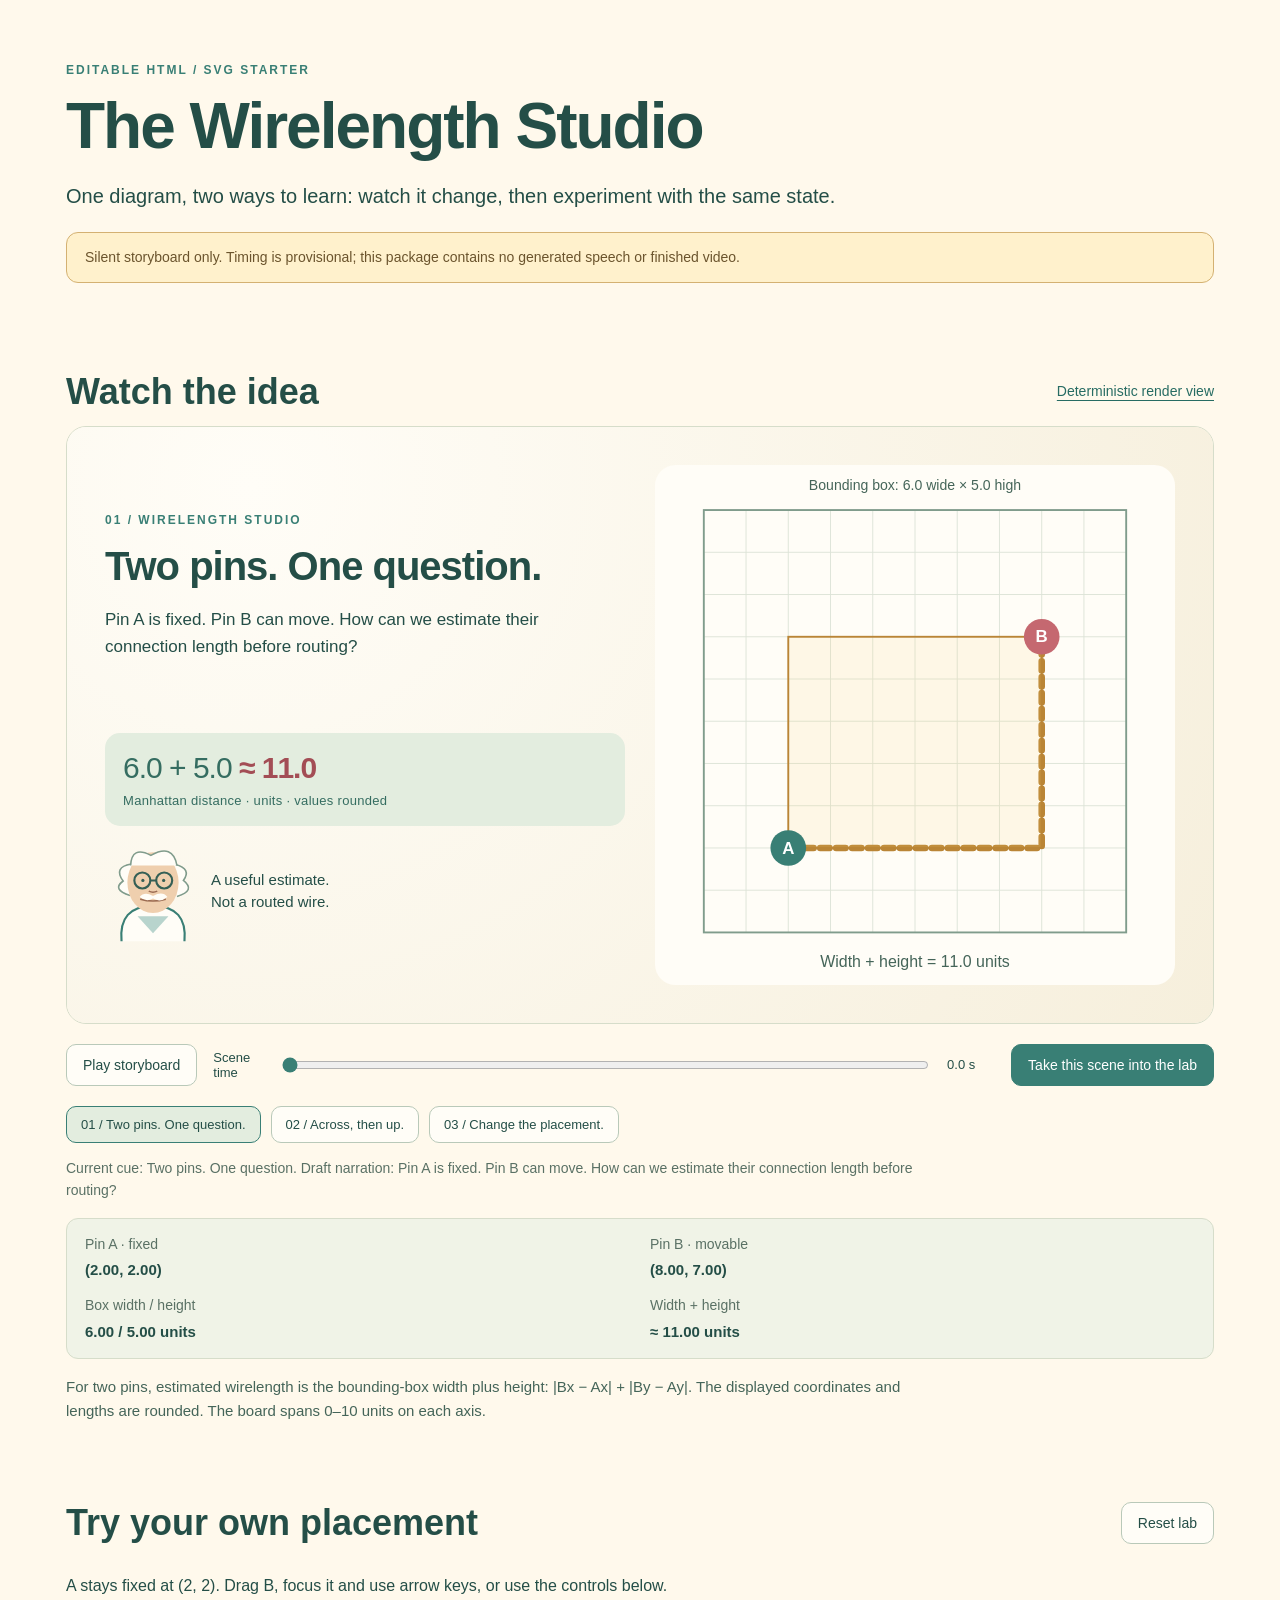
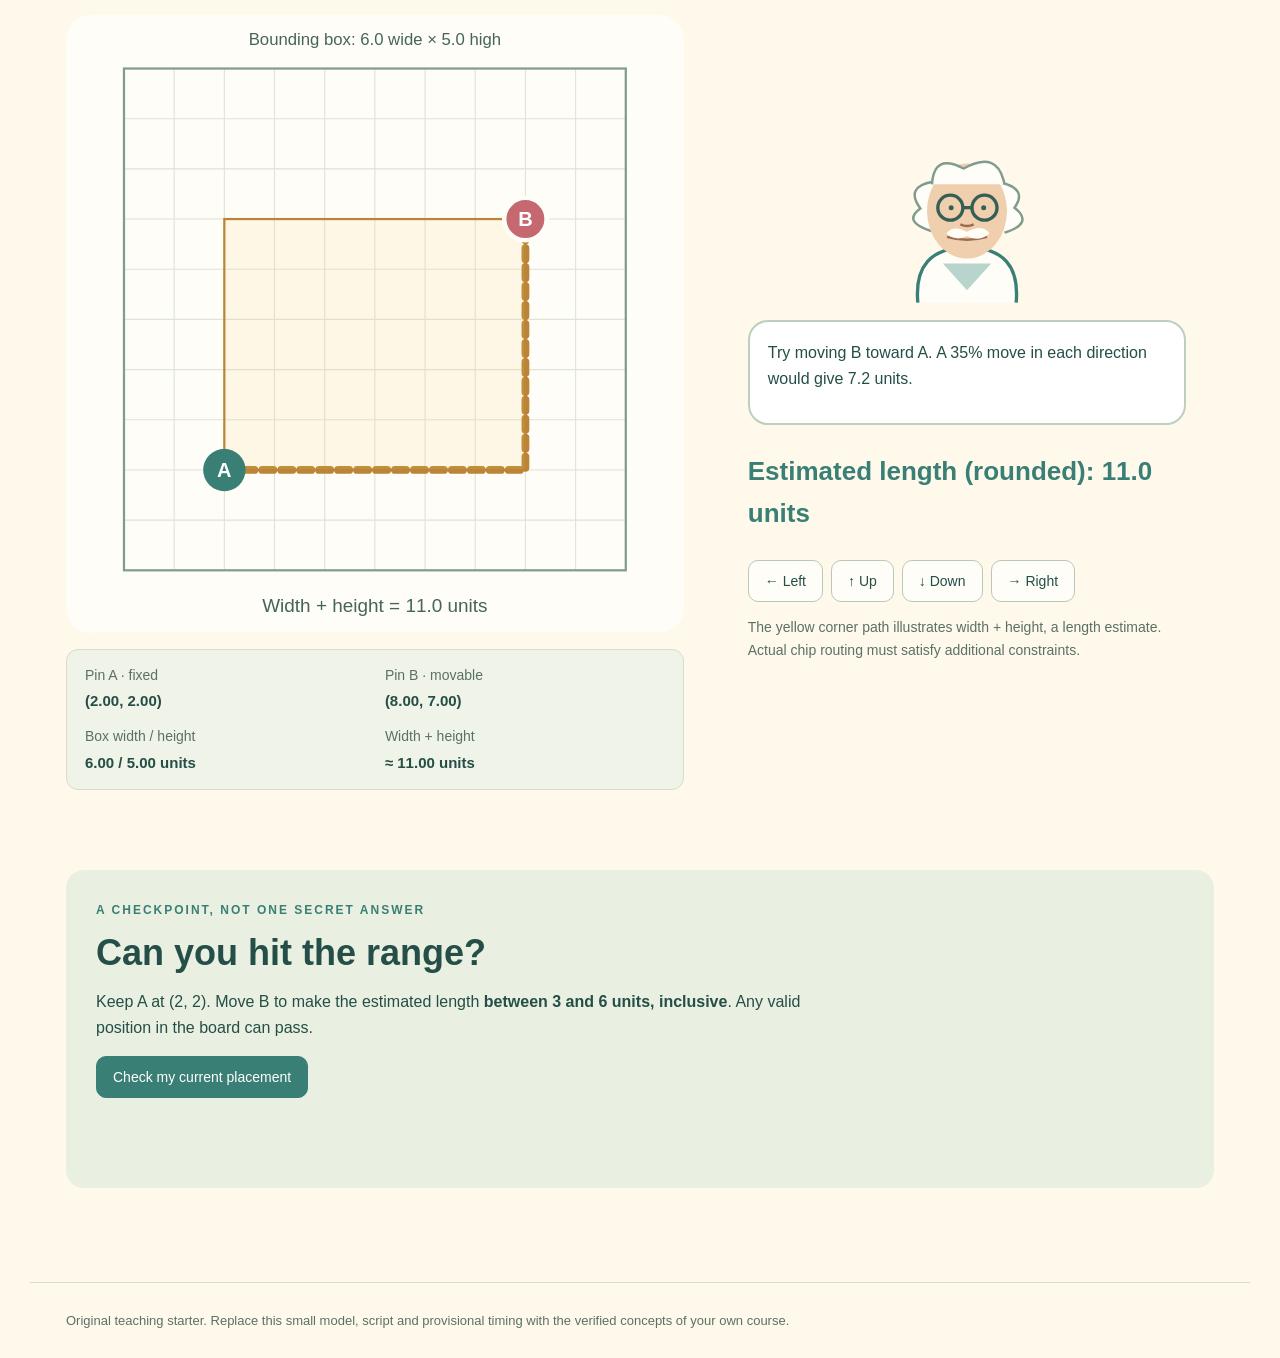
<file: vlsi-html-course-studio/assets/starter/index.html>
<!doctype html>
<html lang="en"><head><meta charset="utf-8"><meta name="viewport" content="width=device-width,initial-scale=1"><title>The Wirelength Studio · starter</title><link rel="stylesheet" href="styles.css"></head>
<body><div id="file-warning" hidden>Open this project through a local HTTP server. The storyboard needs JavaScript modules and JSON; file:// is unsupported.</div><script>if(location.protocol==='file:')document.getElementById('file-warning').hidden=false;</script>
<header><span class="eyebrow">EDITABLE HTML / SVG STARTER</span><h1 id="course-title">The Wirelength Studio</h1><p class="intro">One diagram, two ways to learn: watch it change, then experiment with the same state.</p><p class="status">Silent storyboard only. Timing is provisional; this package contains no generated speech or finished video.</p></header>
<main><section aria-labelledby="watch-title"><div class="section-heading"><h2 id="watch-title">Watch the idea</h2><a href="render.html">Deterministic render view</a></div><div id="film-frame"></div><div class="play-controls"><button id="play" type="button">Play storyboard</button><label class="scrub">Scene time <input id="seek" type="range" min="0" max="32" step="0.01" value="0"></label><output id="time">0.0 s</output><button id="transfer" type="button">Take this scene into the lab</button></div><nav id="chapters" aria-label="Storyboard chapters"></nav><p id="spoken-text"></p><div id="film-readout" class="numerical-readout" aria-label="Current storyboard coordinates and measurements"></div><p class="model-definition">For two pins, estimated wirelength is the bounding-box width plus height: |Bx − Ax| + |By − Ay|. The displayed coordinates and lengths are rounded. The board spans 0–10 units on each axis.</p></section>
<section id="lab" aria-labelledby="lab-title"><div class="section-heading"><h2 id="lab-title">Try your own placement</h2><button id="reset" type="button">Reset lab</button></div><p id="transfer-status">A stays fixed at (2, 2). Drag B, focus it and use arrow keys, or use the controls below.</p><div class="lab-grid"><div><div id="lab-board"></div><div id="lab-readout" class="numerical-readout" aria-label="Current laboratory coordinates and measurements"></div></div><aside><div class="companion" id="companion"></div><p id="mentor" class="bubble" aria-live="polite"></p><p id="score" class="score"></p><div class="nudges" aria-label="Move pin B"><button data-dx="-0.5" data-dy="0">← Left</button><button data-dx="0" data-dy="0.5">↑ Up</button><button data-dx="0" data-dy="-0.5">↓ Down</button><button data-dx="0.5" data-dy="0">→ Right</button></div><p class="small">The yellow corner path illustrates width + height, a length estimate. Actual chip routing must satisfy additional constraints.</p></aside></div></section>
<section class="exercise" aria-labelledby="exercise-title"><span class="eyebrow">A CHECKPOINT, NOT ONE SECRET ANSWER</span><h2 id="exercise-title">Can you hit the range?</h2><p>Keep A at (2, 2). Move B to make the estimated length <strong>between 3 and 6 units, inclusive</strong>. Any valid position in the board can pass.</p><button id="check" type="button">Check my current placement</button><p id="feedback" role="status"></p></section></main>
<footer>Original teaching starter. Replace this small model, script and provisional timing with the verified concepts of your own course.</footer><script type="module" src="app.js"></script></body></html>
</file>
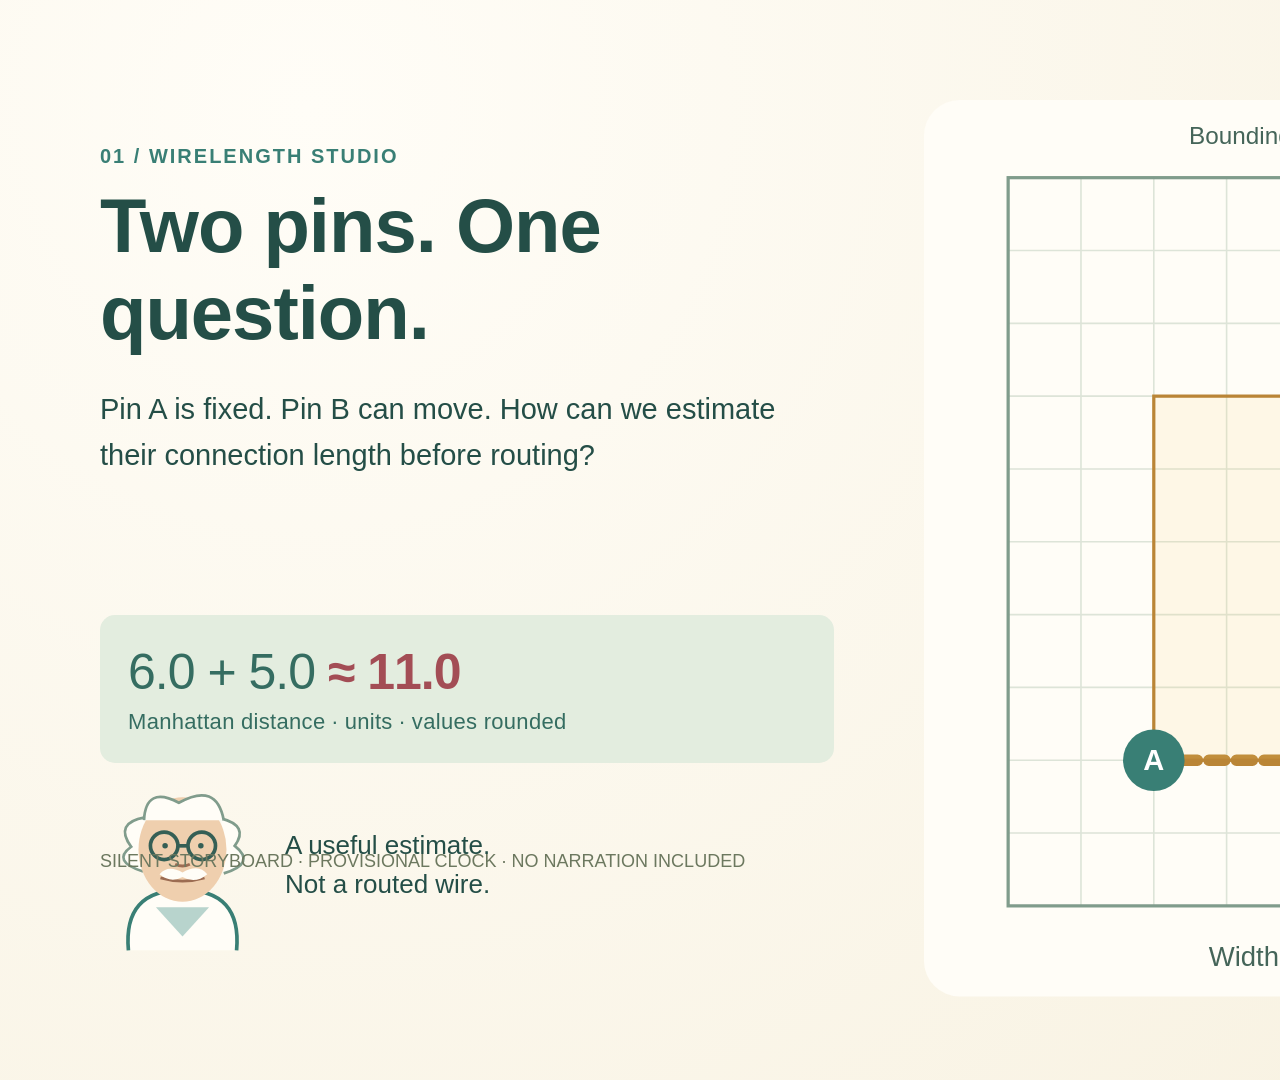
<file: vlsi-html-course-studio/assets/starter/render.html>
<!doctype html><html lang="en"><head><meta charset="utf-8"><title>Deterministic storyboard renderer</title><link rel="stylesheet" href="styles.css"></head><body class="render-page"><div id="render-frame"></div><div class="render-notice">SILENT STORYBOARD · PROVISIONAL CLOCK · NO NARRATION INCLUDED</div><script type="module">
import {Scene} from './scene.js';
import {stateAt} from './timeline.js';
async function data(path) { const response = await fetch(path); if (!response.ok) throw new Error(`Missing ${path}`); return response.json(); }
const [script, clock] = await Promise.all([data('content/script.json'), data('content/demo-clock.json')]);
window.clock = clock; window.script = script;
window.renderAt = time => { const state = stateAt(time, clock, script); document.querySelector('#render-frame').innerHTML = Scene(state); return state; };
await document.fonts.ready;
window.renderAt(Number(new URLSearchParams(location.search).get('t') || 0));
window.ready = true;
</script></body></html>
</file>
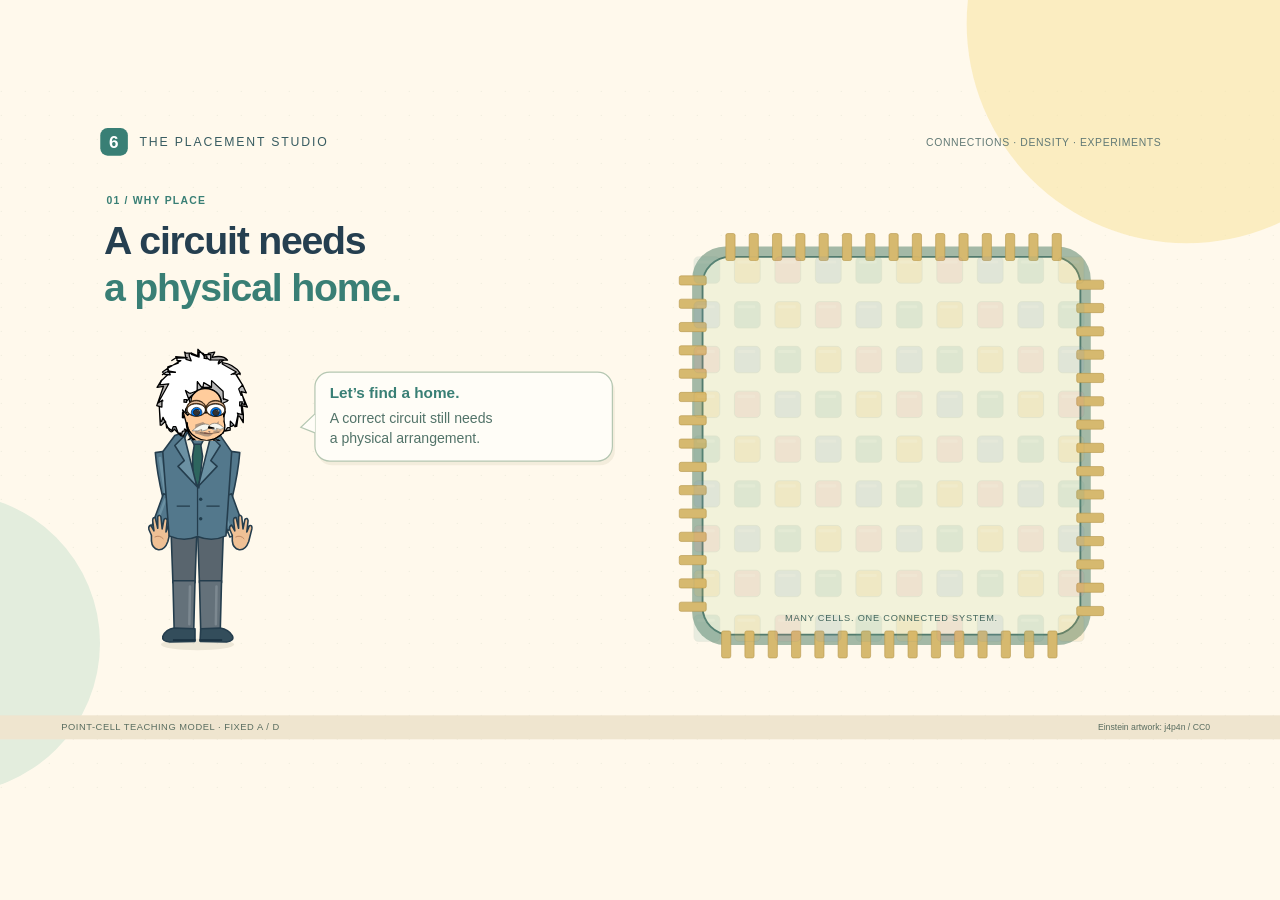
<file: vlsi-html-course-studio/assets/placement-lesson06-source/course/render.html>
<!doctype html><html><head><meta charset="utf-8"><title>Placement Lesson 06 · deterministic scene renderer</title><style>html,body{margin:0;background:#fff9ec;width:100%;height:100%;overflow:hidden}#frame{width:100vw;height:100vh}.teaching-scene{width:100%;height:100%;display:block}</style></head><body><div id="frame"></div><script type="module">
import{Scene}from'./scene.js';import{stateAt}from'./timeline.js';
const params=new URLSearchParams(location.search),voice=params.get('voice')||'en_gb';
const script=await fetch('content/script.json').then(r=>r.json());
const response=await fetch(`media/timings/${voice}.json`);if(!response.ok)throw new Error('Measured voice timeline not available.');
const clock=await response.json();window.clock=clock;window.script=script;
window.renderAt=t=>{const state=stateAt(t,clock,script);document.querySelector('#frame').innerHTML=Scene(state);return state};
window.renderCue=(id,progress=0)=>{const cue=clock.segments.find(s=>s.id===id);if(!cue)throw new Error('Unknown cue '+id);return window.renderAt(cue.start+(cue.sceneEnd-cue.start)*progress)};
await document.fonts.ready;window.renderAt(Number(params.get('t')||0));window.ready=true;
if(params.has('preview')){const bar=document.createElement('div');bar.style='position:fixed;bottom:12px;left:4%;width:92%;box-sizing:border-box;background:#fffdf5ee;border:1px solid #9aaf9d;padding:10px;display:flex;gap:12px;align-items:center;color:#355f55;font:14px Segoe UI;border-radius:12px';bar.innerHTML='<button>Play / pause</button><input type="range" min="0" max="'+clock.duration+'" step="0.01" value="0" style="flex:1"><span>0.00 s</span><a href="index.html">Back to lesson</a>';document.body.append(bar);let playing=false,last=0,t=0;const slider=bar.querySelector('input');function set(v){t=Number(v);window.renderAt(t);slider.value=t;bar.querySelector('span').textContent=t.toFixed(2)+' s'}slider.oninput=()=>{playing=false;set(slider.value)};bar.querySelector('button').onclick=()=>playing=!playing;function tick(now){if(playing)set((t+(now-last)/1000)%clock.duration);last=now;requestAnimationFrame(tick)}requestAnimationFrame(tick)}
</script></body></html>
</file>
<file: vlsi-html-course-studio/assets/starter/styles.css>
:root{font-family:Arial,Helvetica,sans-serif;color:#244e47;background:#fff9ec;font-synthesis:none;--green:#397f75;--coral:#c56870}*{box-sizing:border-box}body{margin:0}header,main,footer{max-width:1220px;margin:auto;padding:30px 36px}header{padding-top:60px}h1{font-size:clamp(34px,5vw,64px);line-height:1.05;margin:15px 0 20px;letter-spacing:-2px}h2{font-size:clamp(25px,3vw,36px);line-height:1.15;margin:14px 0}p{line-height:1.6}.intro{font-size:20px;max-width:780px}.eyebrow{font-size:12px;font-weight:700;letter-spacing:2px;color:var(--green)}.status,#file-warning{padding:13px 18px;border:1px solid #d4b172;background:#fff1cc;border-radius:12px;color:#6b542d;font-size:14px}#file-warning{margin:16px}a{color:#276c63;text-underline-offset:4px}section{scroll-margin-top:20px}main>section{margin-bottom:64px}.section-heading{display:flex;align-items:center;justify-content:space-between;gap:16px}.section-heading a{font-size:14px}button{font:inherit;font-size:14px;border:1px solid #b9c9b9;background:#fffdf7;color:#244e47;border-radius:10px;padding:12px 16px;cursor:pointer}button:hover{background:#e7eee0}button:focus-visible,a:focus-visible,.pin:focus-visible,input:focus-visible{outline:3px solid #6987bf;outline-offset:4px}#transfer,#check{background:var(--green);color:white;border-color:var(--green)}#film-frame{border:1px solid #d6ddca;border-radius:20px;overflow:hidden;background:#f6efdc}.scene{display:grid;grid-template-columns:1fr 1fr;gap:30px;padding:38px;align-items:center;min-height:560px;background:radial-gradient(circle at 16% 10%,#fffdf7,#f6efdc);font-size:18px}.scene-copy h2{font-size:40px;letter-spacing:-1px}.scene-copy>p{font-size:17px;min-height:110px;line-height:1.6}.scene-board{min-width:0}.shared-board{width:100%;display:block;font-family:Arial,Helvetica,sans-serif}.formula{background:#e3eddf;padding:18px;border-radius:15px;font-size:30px;letter-spacing:-1px;color:#356d61}.formula strong{color:#a34d55}.formula small{display:block;font-size:13px;letter-spacing:.3px;margin-top:8px}.scene-guide{display:flex;align-items:center;gap:10px;margin-top:15px;font-size:15px;line-height:1.5}.scene-guide svg{width:96px;max-height:102px}.play-controls{display:flex;gap:16px;align-items:center;flex-wrap:wrap;margin:20px 0}.scrub{flex:1;display:flex;gap:8px;align-items:center;font-size:13px;min-width:180px}.scrub input{width:100%;accent-color:var(--green)}output{font-variant-numeric:tabular-nums;font-size:13px;min-width:48px}nav{display:flex;gap:10px;flex-wrap:wrap}nav button{font-size:13px;padding:10px 14px}nav button[aria-current="step"]{background:#e3eddf;border-color:var(--green)}#spoken-text{font-size:14px;max-width:900px;color:#5a7165}.lab-grid{display:grid;grid-template-columns:minmax(0,1fr) minmax(260px,.8fr);gap:36px;align-items:center}.lab-grid aside{padding:18px 28px}.companion{max-width:150px;margin:0 auto -4px}.bubble{background:white;border:2px solid #bdcfc0;border-radius:20px;padding:18px;position:relative;min-height:105px;font-size:16px}.score{font-size:26px;font-weight:700;color:var(--green)}.nudges{display:flex;gap:8px;flex-wrap:wrap}.small{font-size:13px;color:#5a7165}.movable{cursor:grab;touch-action:none}.movable circle{stroke:#fffdf7;stroke-width:4}.movable:focus circle{stroke:#6987bf;stroke-width:5}.exercise{background:#eaf0e1;padding:30px;border-radius:18px}.exercise p{max-width:760px}footer{font-size:13px;border-top:1px solid #d6ddca;color:#5a7165}#feedback{min-height:28px}#lab-board{touch-action:none}body.render-page{width:1920px;height:1080px;overflow:hidden;background:#fff9ec}body.render-page #render-frame{width:1920px;height:1080px}body.render-page .scene{height:1080px;padding:100px;gap:90px;grid-template-columns:.9fr 1.1fr}body.render-page .scene-copy h2{font-size:76px}body.render-page .scene-copy>p{font-size:29px;min-height:200px}body.render-page .eyebrow{font-size:20px}body.render-page .formula{font-size:50px;padding:28px}body.render-page .formula small{font-size:22px}body.render-page .scene-guide{font-size:26px;gap:20px}body.render-page .scene-guide svg{width:165px;max-height:175px}.render-notice{position:fixed;left:100px;bottom:28px;font:18px Arial;color:#6c785f}@media(max-width:760px){header,main,footer{padding:25px 20px}header{padding-top:36px}.section-heading{align-items:flex-start;flex-direction:column;margin-bottom:18px}.scene{padding:23px;grid-template-columns:1fr;gap:18px;min-height:0}.scene-copy h2{font-size:31px}.scene-copy>p{min-height:0;font-size:15px}.scene-guide{display:none}.formula{font-size:25px;padding:14px}.scene-board{max-width:460px;margin:auto;width:100%}.lab-grid{grid-template-columns:1fr;gap:15px}.lab-grid aside{padding:0}.companion{width:100px}.bubble{min-height:0}.score{font-size:23px}main>section{margin-bottom:44px}.play-controls #transfer{width:100%}.exercise{padding:22px}.status{font-size:13px}.intro{font-size:17px}}
.numerical-readout{font-size:15px;line-height:1.6;background:#f0f3e7;border:1px solid #d6ddca;border-radius:12px;padding:14px 18px;margin:16px 0}.numerical-readout dl{display:grid;grid-template-columns:repeat(2,minmax(0,1fr));gap:12px 20px;margin:0}.numerical-readout dt{font-size:14px;color:#5a7165}.numerical-readout dd{font-size:15px;font-weight:600;margin:3px 0 0;font-variant-numeric:tabular-nums}.model-definition{font-size:15px;line-height:1.65;color:#456559;max-width:850px}.small{font-size:14px}@media(max-width:760px){.numerical-readout{padding:14px}.numerical-readout dl{gap:14px}.numerical-readout dt{font-size:14px}.numerical-readout dd{font-size:15px}.model-definition,#spoken-text{font-size:15px}}
</file>
